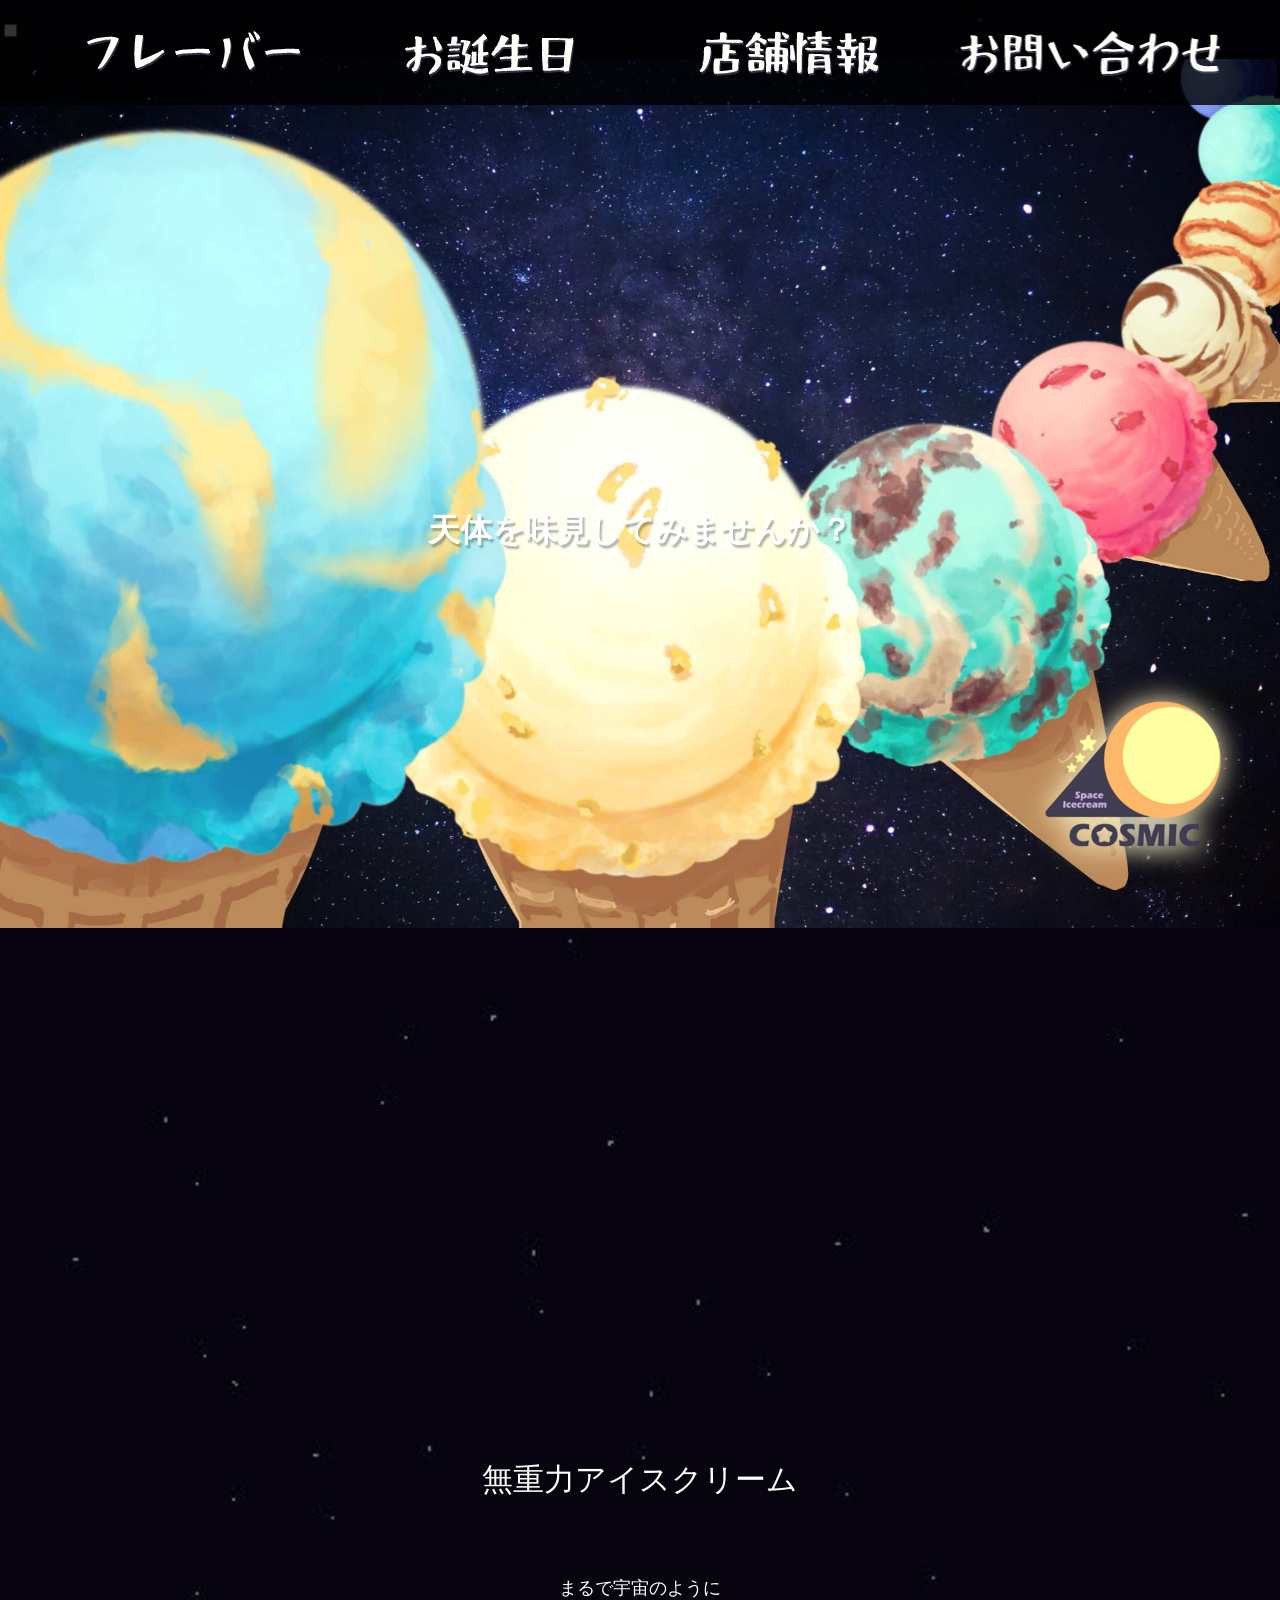
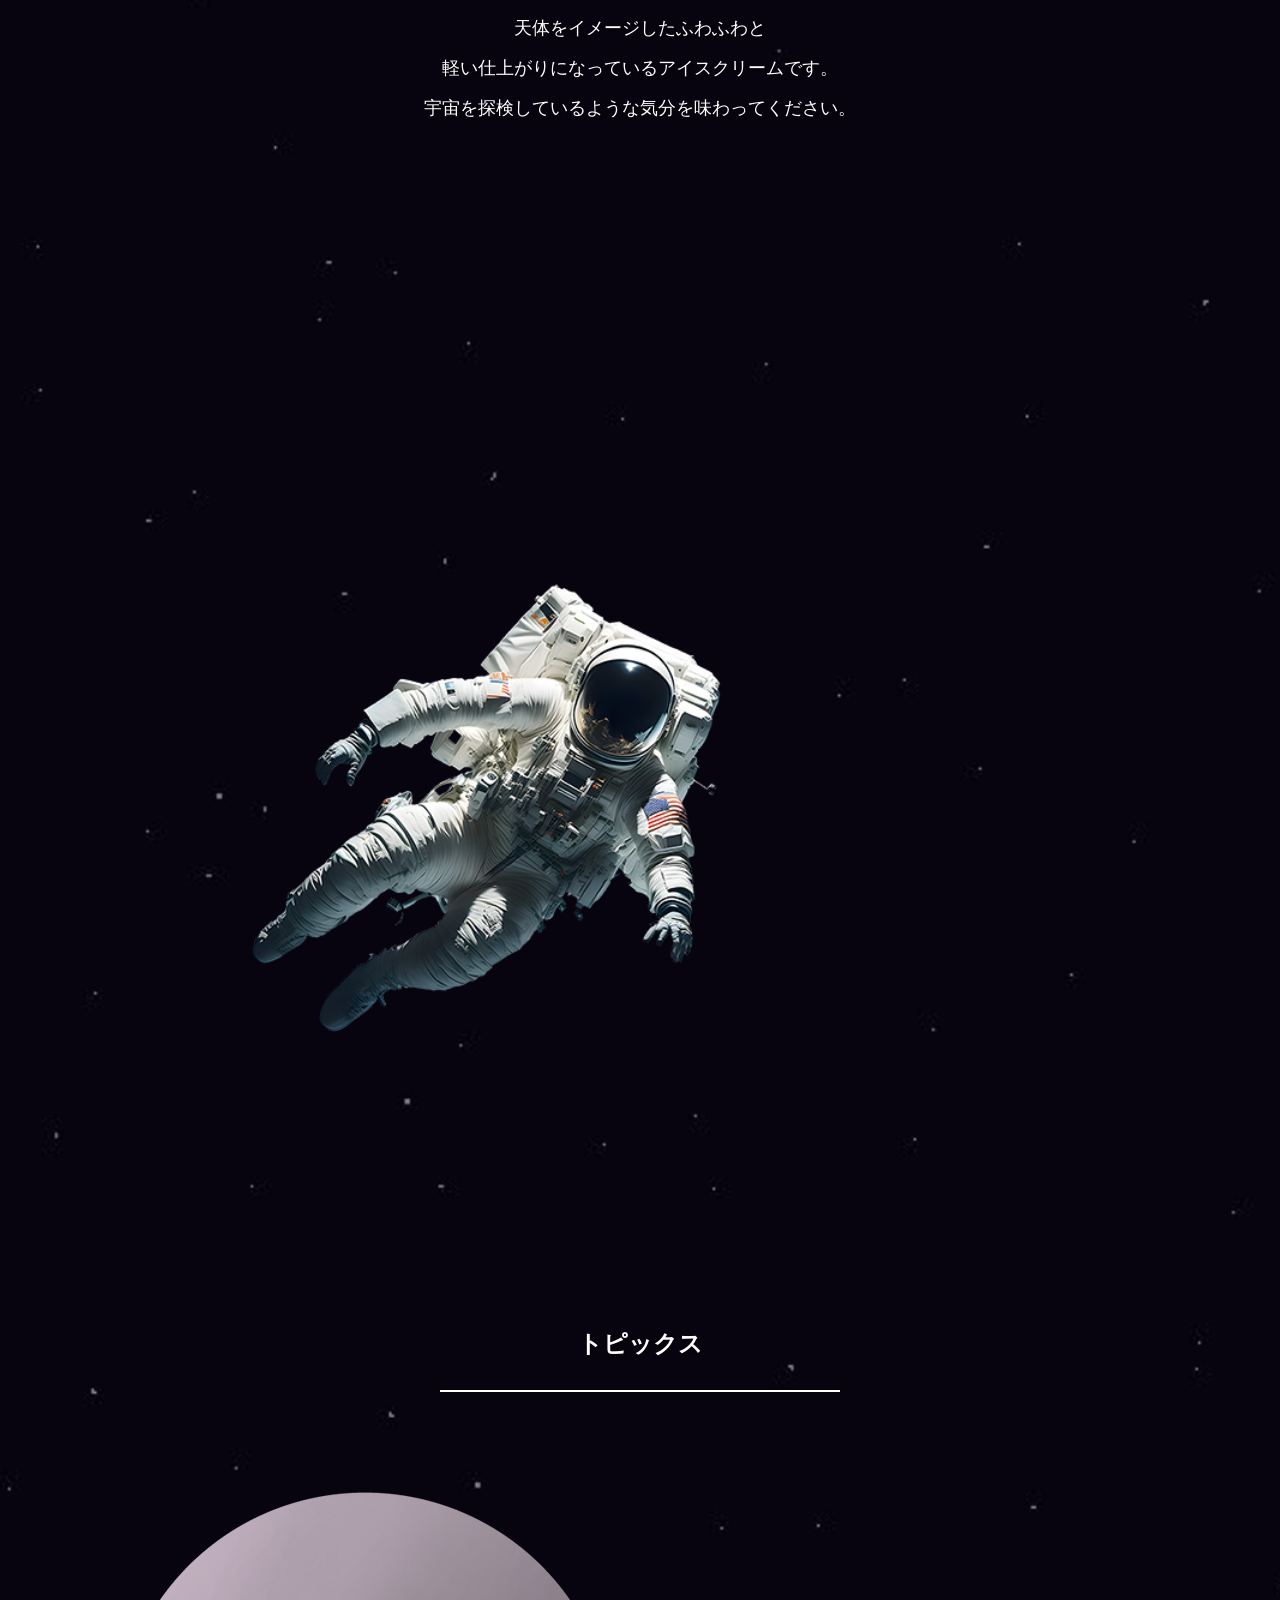
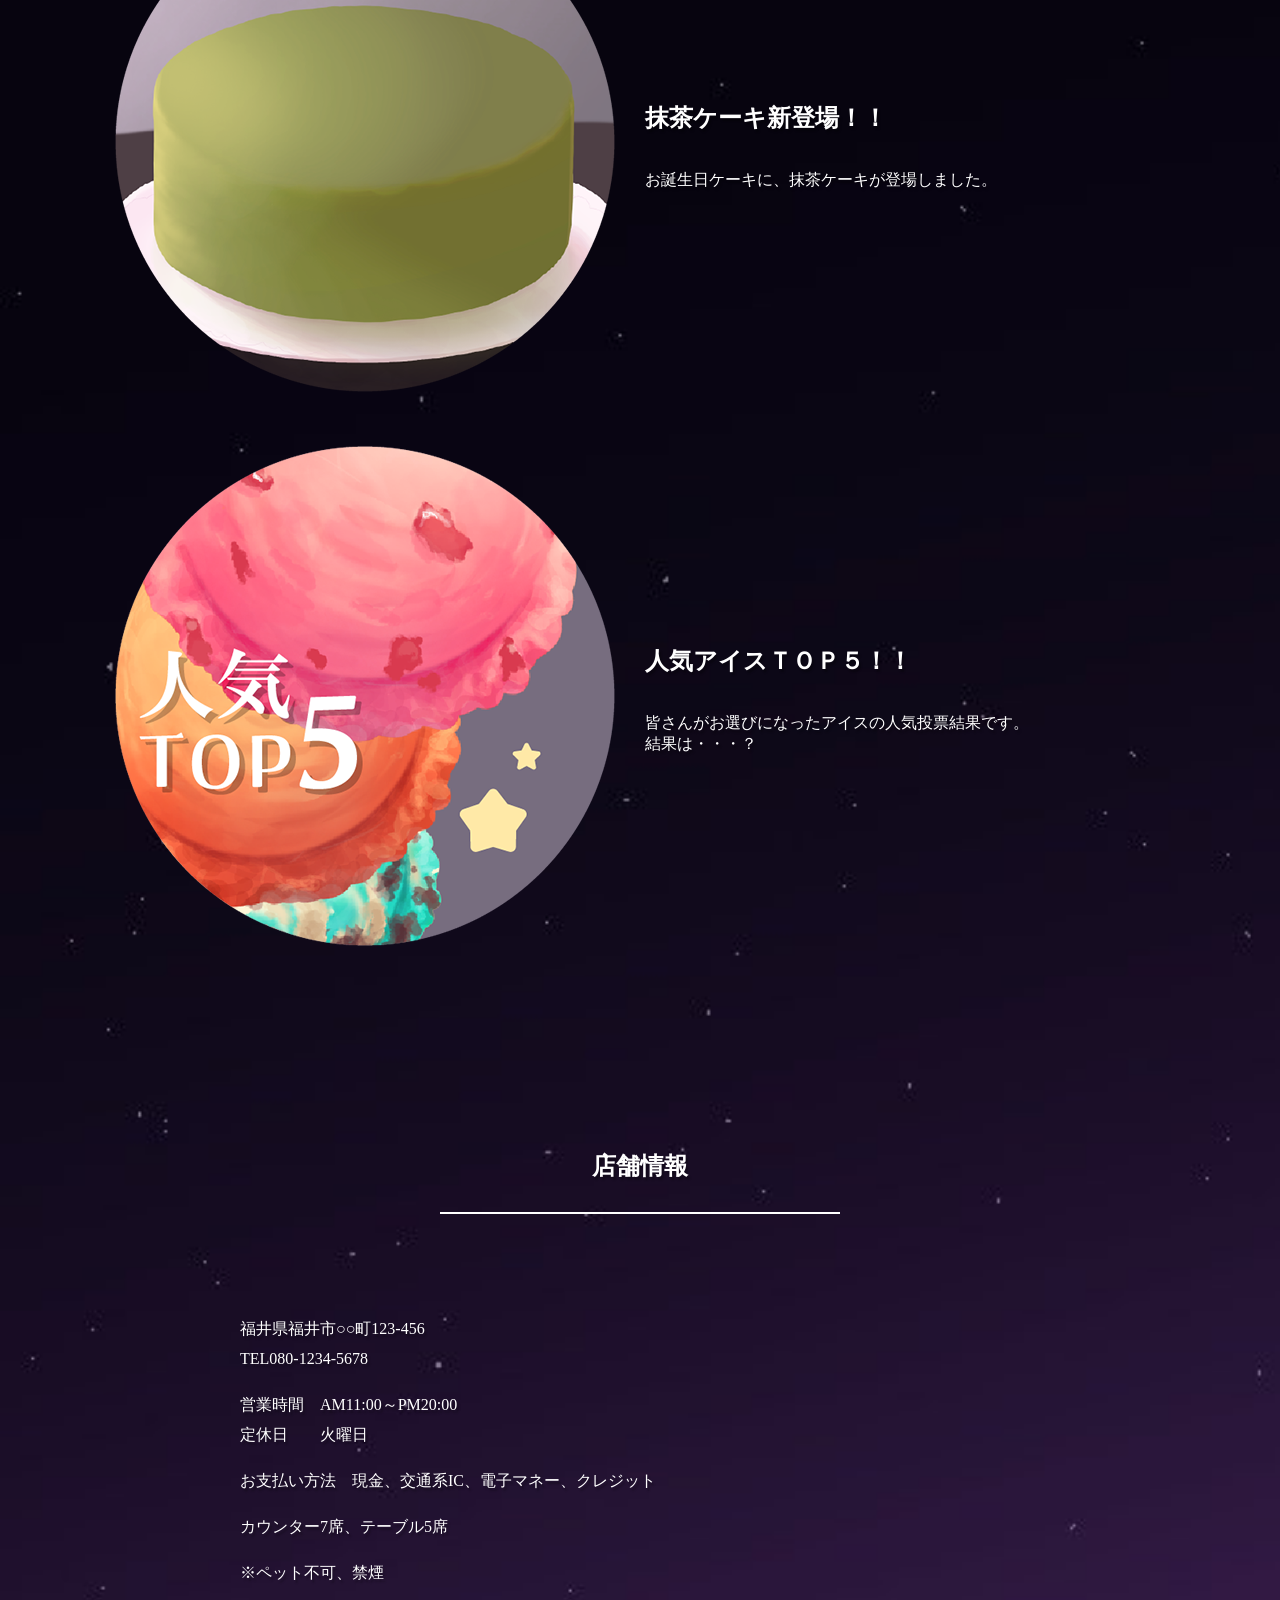
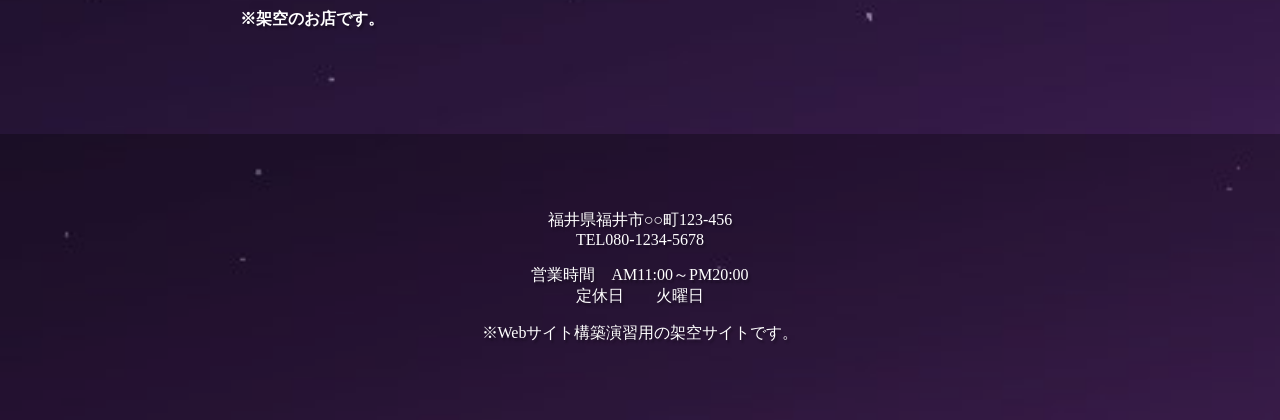
<file: index.html>
<!DOCTYPE html>
<html lang="ja">
<head>
	<meta charset="UTF-8">
	<meta name="viewport" content="width=device-width, initial-scale=1">
	<title>COSMIC</title>
	<link rel="stylesheet" href="css/style.css">
	<link rel="stylesheet" href="css/responsive.css">
	<meta name="viewport" content="width=device-width, initial-scale=1.0">
</head>

<body>
<!--ナビここから-->



<header class="header">
  <div class="header__container">
    <h1 class="header__logo"><a href="index.html"><img src="images/sitelogoyoko.png" alt="ロゴ" class="sp-logo"></a></h1>
    <input type="checkbox" id="checknav">
    <label for="checknav" class="hamburger">
      <span></span>
    </label>
    <nav class="nav">
    <ul class="nav__list">
      <li class="nav__item" id="nav_flavor"><a href="flavor.html"></a></li>
      <li class="nav__item" id="nav_birthday"><a href="birthday.html"></a></li>
      <li class="nav__item" id="nav_access"><a href="index.html#ac"></a></li>
      <li class="nav__item" id="nav_contact"><a href="contact.html"></a></li>
    </ul>
    </nav>
  </div>
</header>



<!--ナビここまで、前頁共通-->



<!--PCロゴここから-->
		<br> 
		<div>
			<a href="index.html"><img src="images/sitelogo.png" alt="cosmic" class="logo"></a>
		</div>
<!--PCロゴここまで-->

<!--天体味見ここから-->
		<div class="title1">
			<h1 class="agimi">天体を味見してみませんか？</h1>
			<img src="images/ise-background.jpg" alt="" class="title2">
		</div>
<!--天体味見ここまで-->

		<div id="catch">
			<p class="mujuryoku muju1">無重力アイスクリーム</p><br>
			<p class="mujuryoku muju2">まるで宇宙のように<br>
			天体をイメージしたふわふわと<br>
			軽い仕上がりになっているアイスクリームです。<br>
			宇宙を探検しているような気分を味わってください。</p>
		</div>

<!--飛行士ここから-->
	<div class="hiko">
		<img src="images/hikousi.png" id="come1" class="hikousi1">

		<img src="images/hikousicome.png" id="come2" class="hikousi2">
	</div>
<!--飛行士ここまで-->

	<!-- ヘッダーここまで -->

 <!-- コンテンツここから -->
	<div class="contents">

<!-- トピックここから -->
		<section class="tpc">
			<div>
				<h2 class="indextpc">トピックス</h2>
			</div>
<!-- 内容ここから -->
		<div class="tpcnaiyou">
<!-- 誕生日ここから -->
			<div class="tpcbh">
				<a href="birthday.html">
					<img src="images/matyacake.png" class="cakeimage">
				</a>
				<div class="tpcmogi">
					<h1 class="tpctitle1">抹茶ケーキ新登場！！</h1>
					<p class="tpcmogi1">お誕生日ケーキに、抹茶ケーキが登場しました。</p>
				</div>
			</div>
<!-- 誕生日ここまで -->
			<div class="tpcpo">
				<a href="popular.html">
					<img src="images/banner1.png" class="cakeimage">
				</a>
				<div class="tpcmogi">
					<h1 class="tpctitle1">人気アイスＴＯＰ５！！</h1>
					<p class="tpcmogi1">皆さんがお選びになったアイスの人気投票結果です。<br>結果は・・・？</p>
				</div>
			</div>
<!-- もう一つここまで -->
		</div>
	</section>
<!-- トピックここまで -->

	<section id="ac">
		<div>
			<h2 class="indextpc">店舗情報</h2>
		</div>
		<div class="acmogi">
			<p>福井県福井市○○町123-456<br>
			TEL080-1234-5678</p>

			<p>営業時間　AM11:00～PM20:00<br>
			定休日　　火曜日</p>

			<p>お支払い方法　現金、交通系IC、電子マネー、クレジット</p>

			カウンター7席、テーブル5席<br>

			<p>※ペット不可、禁煙</p>
			<p><strong>※架空のお店です。</strong></p>

		</div>
	</section>
</div>
<!-- コンテンツここまで -->

<!-- フッターここから共通ページ -->
<footer class="credits">
	<div class="footer">
		<div class="mogi">
			<p>福井県福井市○○町123-456<br>
			TEL080-1234-5678</p>
			
			<p>営業時間　AM11:00～PM20:00<br>
			定休日　　火曜日</p>
			<p>※Webサイト構築演習用の架空サイトです。</p>
		</div>
	</div>
</footer>
<script src="js/script.js"></script>
</body>
</html>
</file>
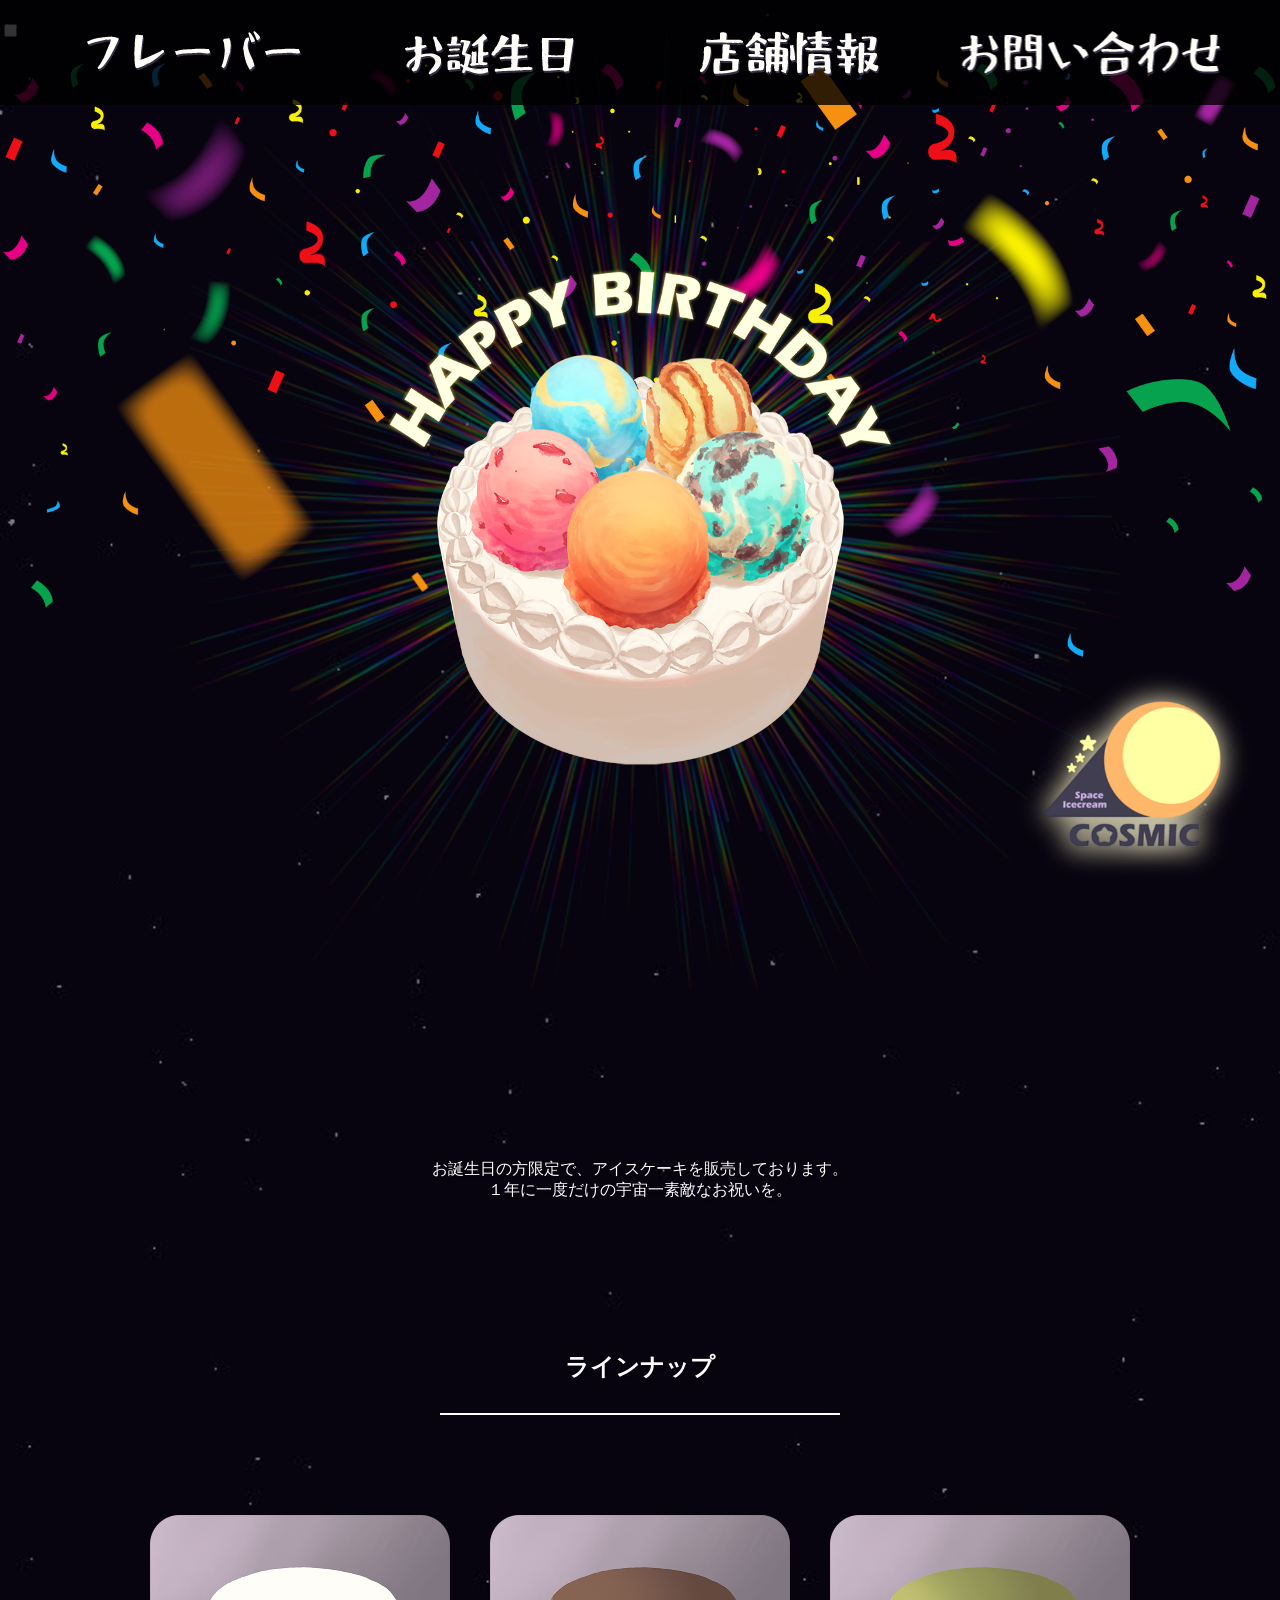
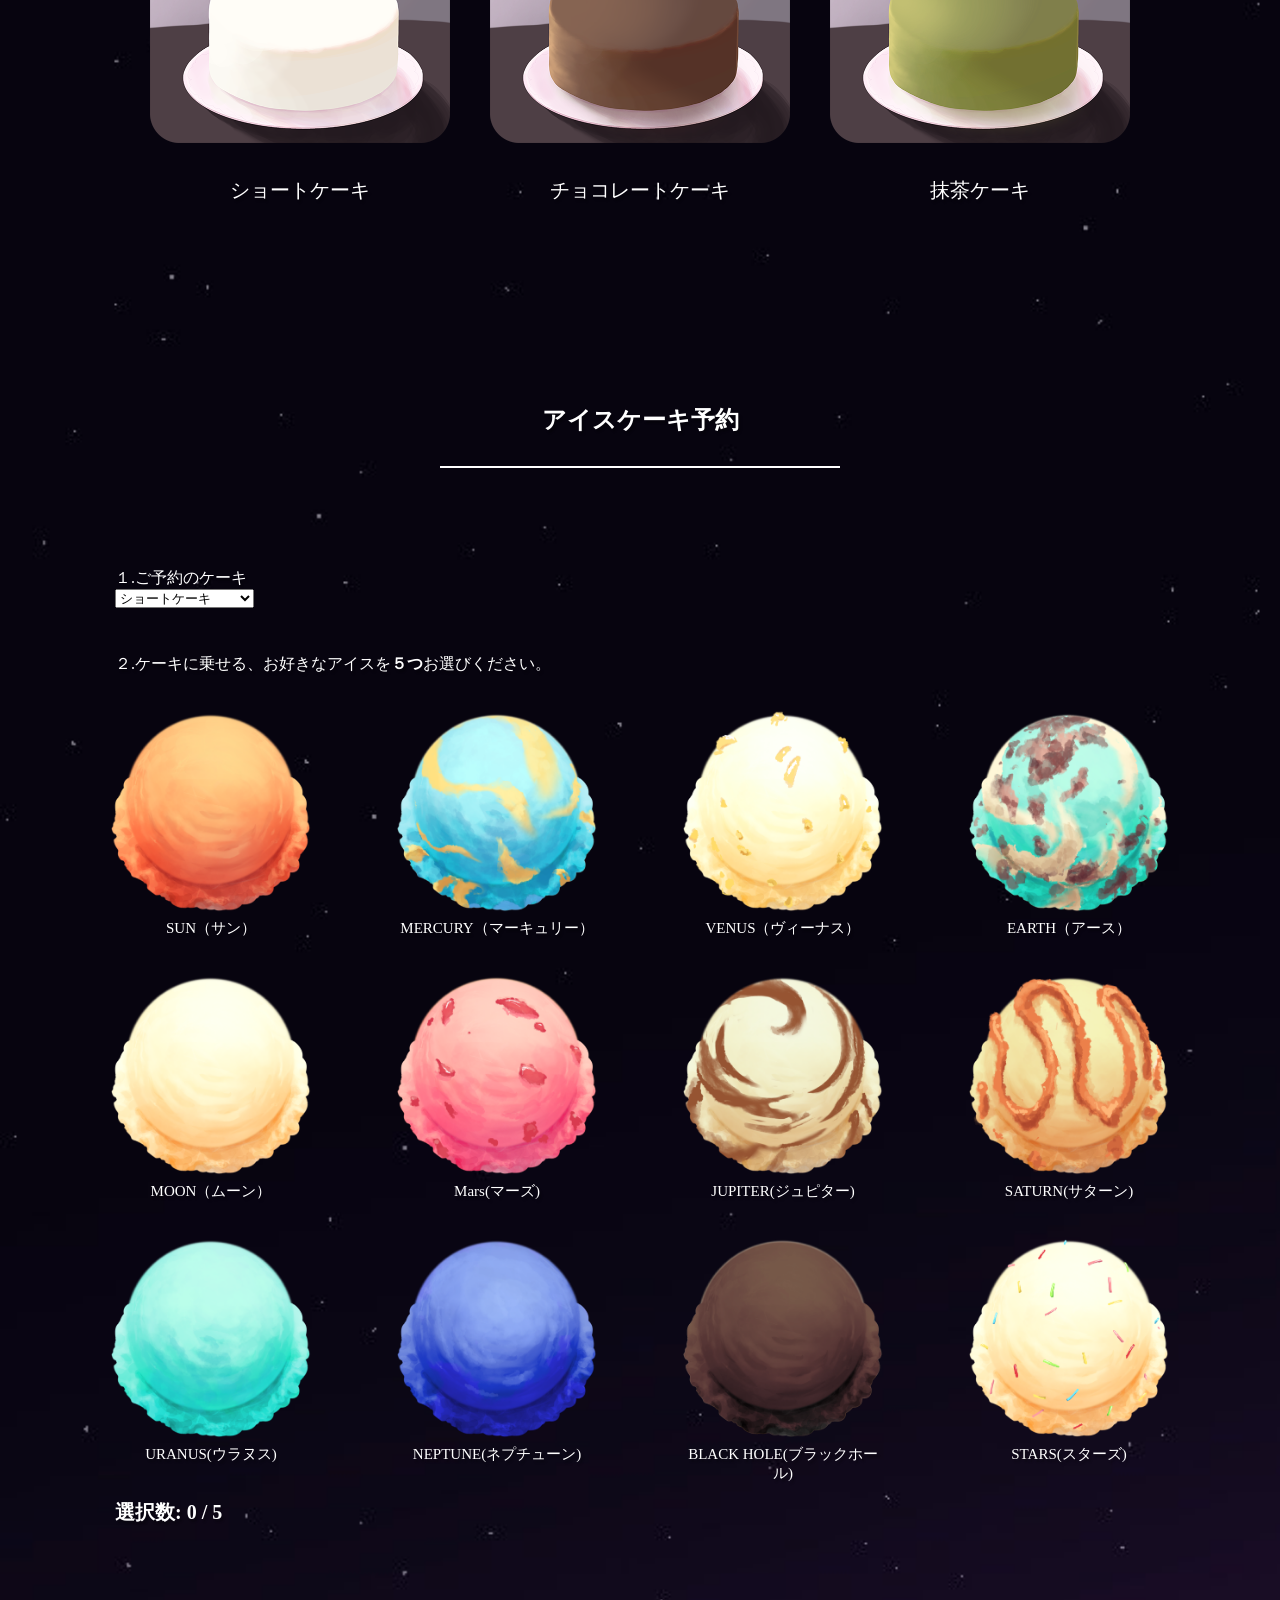
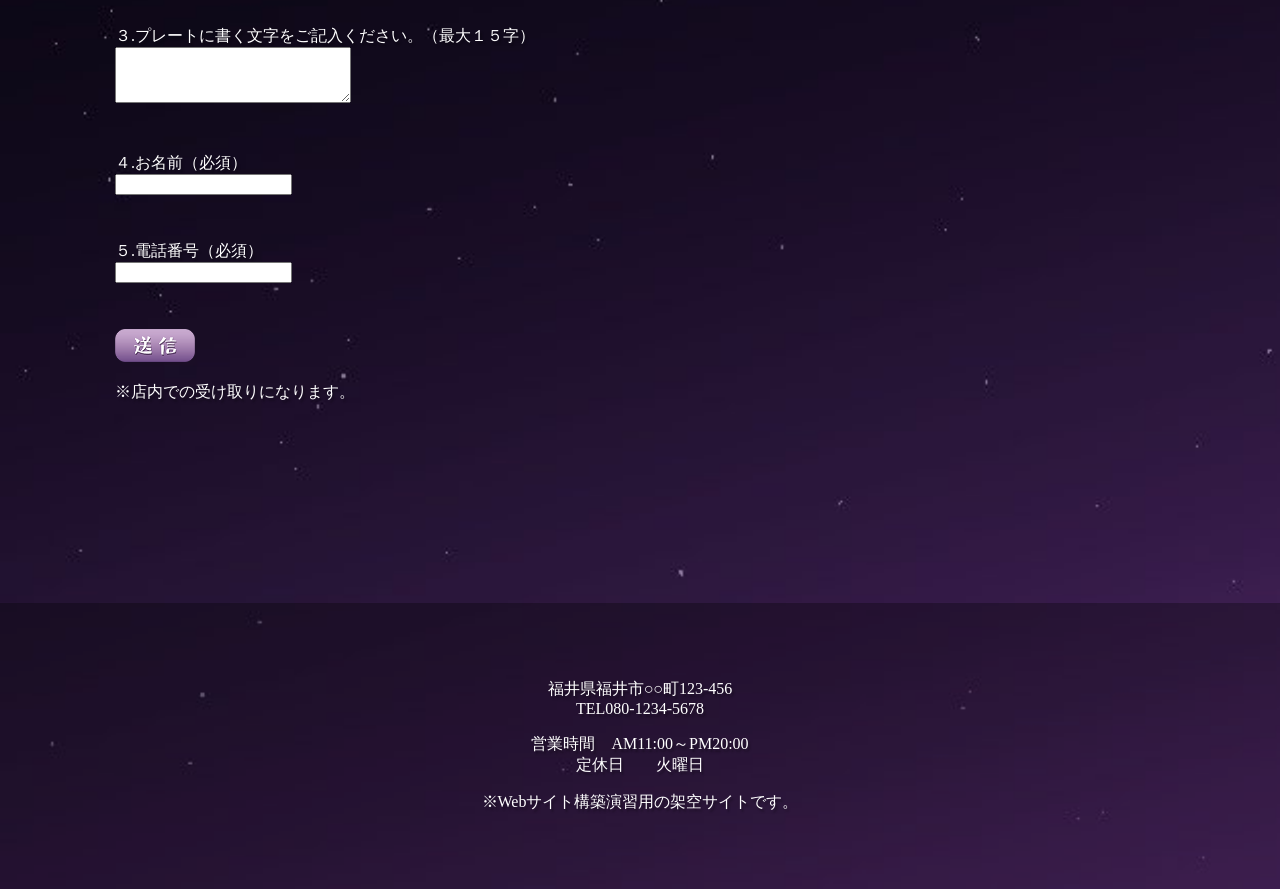
<file: birthday.html>
<!DOCTYPE html>
<html lang="ja">
<head>
	<meta charset="UTF-8">
	<meta name="viewport" content="width=device-width, initial-scale=1">
	<title>COSMIC</title>
	<link rel="stylesheet" href="css/style.css">
	<link rel="stylesheet" href="css/responsive.css">
	<meta name="viewport" content="width=device-width, initial-scale=1.0">	
</head>

<body>
<!--ナビここから-->

<header class="header">
  <div class="header__container">
    <h1 class="header__logo"><a href="index.html"><img src="images/sitelogoyoko.png" alt="ロゴ" class="sp-logo"></a></h1>
    <input type="checkbox" id="checknav">
    <label for="checknav" class="hamburger">
      <span></span>
    </label>
    <nav class="nav">
    <ul class="nav__list">
      <li class="nav__item" id="nav_flavor"><a href="flavor.html"></a></li>
      <li class="nav__item" id="nav_birthday"><a href="birthday.html"></a></li>
      <li class="nav__item" id="nav_access"><a href="index.html#ac"></a></li>
      <li class="nav__item" id="nav_contact"><a href="contact.html"></a></li>
    </ul>
    </nav>
  </div>
</header>


<!--ナビここまで、前頁共通-->



<!--PCロゴここから-->
		<br> 
		<div>
			<a href="index.html"><img src="images/sitelogo.png" alt="cosmic" class="logo"></a>
		</div>
<!--PCロゴここまで-->

 <!-- コンテンツここから -->
		<div class="bhcake">
			<img src="images/syutyusen.png" class="syutyu">
			<img src="images/birthdaycake.png" class="bhcake-image">
			<img src="images/hpb.png" class="hpb-image">
			<img src="images/hubuki.png" class="hubuki-image">
		</div>
<div class="contents">
		<div class="cakecatch">
			<p>お誕生日の方限定で、アイスケーキを販売しております。<br>
			１年に一度だけの宇宙一素敵なお祝いを。</p>
		</div>
<div class="bhmain">
	<section class="lineup">
			<div>
				<h2 class="indextpc">ラインナップ</h2>
			</div>
			<div class="cakeall">
					<figure class="cake2"><img src="images/syo.png" class="cake"><figcaption class="cakemogi">ショートケーキ</figcaption></figure>
					<figure class="cake2"><img src="images/tyokoke-ki.png" class="cake"><figcaption class="cakemogi">チョコレートケーキ</figcaption></figure>
					<figure class="cake2"><img src="images/mattyake-ki.png" class="cake"><figcaption class="cakemogi">抹茶ケーキ</figcaption></figure>
			</div>
	</section>

	<section id="yoyaku">
		<div>
			<h2 class="indextpc">アイスケーキ予約</h2>
		</div>
		<div class="yoyaku">
		<form action="#">
			<p><label for="pref">１.ご予約のケーキ</label><br>
					<select name="" id="pref">
						<option value="2">ショートケーキ</option>
						<option value="3">チョコレートケーキ</option>
						<option value="4">抹茶ケーキ</option>
					</select></p>
					<p class="noseice">２.ケーキに乗せる、お好きなアイスを<strong>５つ</strong>お選びください。<br>
				
<!-- アイス選べるここから -->
				<div class="allice">
<!-- アイスselectここから -->
					<div class="iceselect">
					<div class="image-select">
  						<figure data-id="1">
							<label class="img-btn">
    							<input type="checkbox">
								<img src="images/ice-sun.png" class="ice">
							</label>
							<figcaption class="icemogi">SUN（サン）</figcaption>
						</figure>

						<figure data-id="2">
							<label class="img-btn">
    							<input type="checkbox">
							<img src="images/ramu.png" class="ice">
							</label>
							<figcaption class="icemogi">MERCURY（マーキュリー）</figcaption>
						</figure>

						<figure data-id="3">
							<label class="img-btn">
    							<input type="checkbox">
  							<img src="images/remon.png" class="ice">
							</label>
							<figcaption class="icemogi">VENUS（ヴィーナス）</figcaption>
						</figure>

						<figure data-id="4">
							<label class="img-btn">
    							<input type="checkbox">
  								<img src="images/mint.png" class="ice">
							</label>
							<figcaption class="icemogi">EARTH（アース）</figcaption>
						</figure>
					</div>

					<div class="image-select2"><!--二行目-->
						<figure data-id="5">
							<label class="img-btn">
    							<input type="checkbox">
  								<img src="images/vanira.png" class="ice">
							</label>
							<figcaption class="icemogi">MOON（ムーン）</figcaption>
						</figure>

						<figure data-id="6">
							<label class="img-btn">
    							<input type="checkbox">
								<img src="images/itigo.png" class="ice">
							</label>
							<figcaption class="icemogi">Mars(マーズ)</figcaption>
						</figure>

						<figure data-id="7">
							<label class="img-btn">
    							<input type="checkbox">
  								<img src="images/telira.png" data-id="6" class="ice">
							</label>
							<figcaption class="icemogi">JUPITER(ジュピター)</figcaption>
						</figure>

						<figure data-id="8">
							<label class="img-btn">
    							<input type="checkbox">
  								<img src="images/kyara.png" data-id="7" class="ice">
							</label>
							<figcaption class="icemogi">SATURN(サターン)</figcaption>
						</figure>
					</div>
					<div class="image-select3">
						<figure data-id="9">
							<label class="img-btn">
    							<input type="checkbox">
  								<img src="images/mero.png" data-id="8" class="ice">
							</label>
							<figcaption class="icemogi">URANUS(ウラヌス)</figcaption>
						</figure>
						<figure data-id="10">
							<label class="img-btn">
    							<input type="checkbox">
  								<img src="images/beri.png" data-id="9" class="ice">
							</label>
							<figcaption class="icemogi">NEPTUNE(ネプチューン)</figcaption>
						</figure>
						<figure data-id="11">
							<label class="img-btn">
    							<input type="checkbox">
  								<img src="images/choco.png" data-id="11" class="ice">
							</label>
							<figcaption class="icemogi">BLACK HOLE(ブラックホール)</figcaption>
						</figure>
						<figure data-id="12">
							<label class="img-btn">
    							<input type="checkbox">
  								<img src="images/spray.png" data-id="12" class="ice">
							</label>
							<figcaption class="icemogi">STARS(スターズ)</figcaption>
						</figure>
					</div>
					</div>
<!--アイスselectここまで-->

				<p id="count"><strong>選択数: 0 / 5</strong></p>
					<input type="hidden" name="selected_images" id="selectedImages">
					<p class="noseice"><label for="freespace">３.プレートに書く文字をご記入ください。（最大１５字）<br><textarea name="freespace" id="freespace1"></textarea></p>
					<p class="noseice"><label for="name">４.お名前（必須）<br><input type="text" name="name" id="neme" required></p>		
					<p class="noseice"><label for="tel">５.電話番号（必須）<br><input type="tel" name="tel" required></p>
					<input type="image" src="images/sousin.png" alt="送信" class="sousin1">
					<p>※店内での受け取りになります。</p>
				</div>
				</form>
			</div>
	</section>
</div>
</div>
<!-- コンテンツここまで -->

<!-- フッターここから -->
<footer class="credits">
	<div class="footer">
		<div class="mogi">
			<p>福井県福井市○○町123-456<br>
			TEL080-1234-5678</p>
			
			<p>営業時間　AM11:00～PM20:00<br>
			定休日　　火曜日</p>
			<p>※Webサイト構築演習用の架空サイトです。</p>
		</div>
	</div>
</footer>
<script src="js/script.js" ></script>
</body>
</html>
</file>
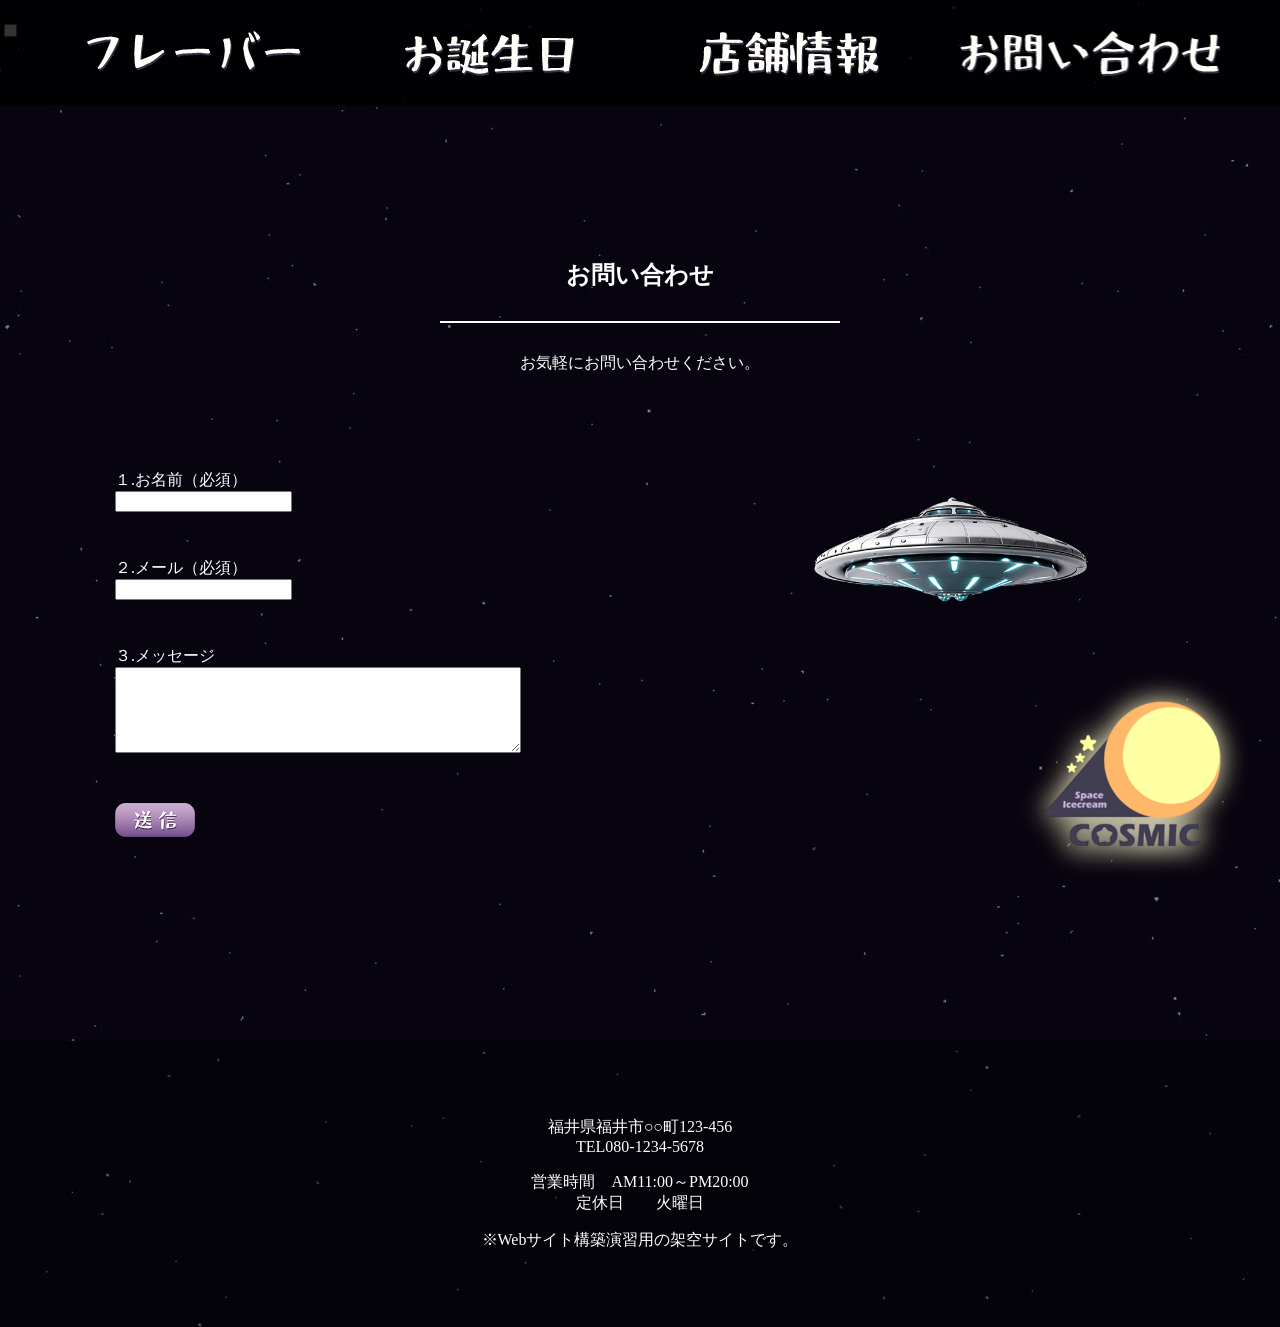
<file: contact.html>
<!DOCTYPE html>
<html lang="ja">
<head>
	<meta charset="UTF-8">
	<meta name="viewport" content="width=device-width, initial-scale=1">
	<title>COSMIC</title>
	<link rel="stylesheet" href="css/style.css">
	<link rel="stylesheet" href="css/responsive.css">
	<meta name="viewport" content="width=device-width, initial-scale=1.0">
</head>

<body>
	<!-- <header id="top"> -->
<!--ナビここから-->

<header class="header">
  <div class="header__container">
    <h1 class="header__logo"><a href="index.html"><img src="images/sitelogoyoko.png" alt="ロゴ" class="sp-logo"></a></h1>
    <input type="checkbox" id="checknav">
    <label for="checknav" class="hamburger">
      <span></span>
    </label>
    <nav class="nav">
    <ul class="nav__list">
      <li class="nav__item" id="nav_flavor"><a href="flavor.html"></a></li>
      <li class="nav__item" id="nav_birthday"><a href="birthday.html"></a></li>
      <li class="nav__item" id="nav_access"><a href="index.html#ac"></a></li>
      <li class="nav__item" id="nav_contact"><a href="contact.html"></a></li>
    </ul>
    </nav>
  </div>
</header>


<!--ナビここまで、前頁共通-->



<!--PCロゴここから-->

		<br> 
		<div>
			<a href="index.html"><img src="images/sitelogo.png" alt="cosmic" class="logo"></a>
		</div>
<!--PCロゴここまで-->

 <!-- コンテンツここから -->
<div class="contents">
	<section id="yoyaku">
			<h2 class="indextpc">お問い合わせ</h2>
			<p class="okigaru">お気軽にお問い合わせください。</p>
			<div class="conactmain">
				<form action="#">
					<div class="ab">
						<div class="cn">
						<p class="noseice"><label for="name">１.お名前（必須）<br><input type="text" name="name" id="neme" required></p>
						<p class="noseice"><label for="mail">２.メール（必須）<br><input type="email" name="mail" required></p>
						<p class="noseice"><label for="freespace">３.メッセージ<br><textarea name="freespace" id="freespace"></textarea></p>
						</div>
						<div><img src="images/ufo.png" class="ufo1"></div>
					</div>
					<input type="image" src="images/sousin.png" alt="送信" class="sousin1">
				</form>
			</div>
	</section>
</div>
<!-- コンテンツここまで -->

<!-- フッターここから -->
<footer class="credits">
	<div class="footer">
		<div class="mogi">
			<p>福井県福井市○○町123-456<br>
			TEL080-1234-5678</p>
			
			<p>営業時間　AM11:00～PM20:00<br>
			定休日　　火曜日</p>
			<p>※Webサイト構築演習用の架空サイトです。</p>
		</div>
	</div>
</footer>
<script src="js/script.js" ></script>
</body>
</html>
</file>
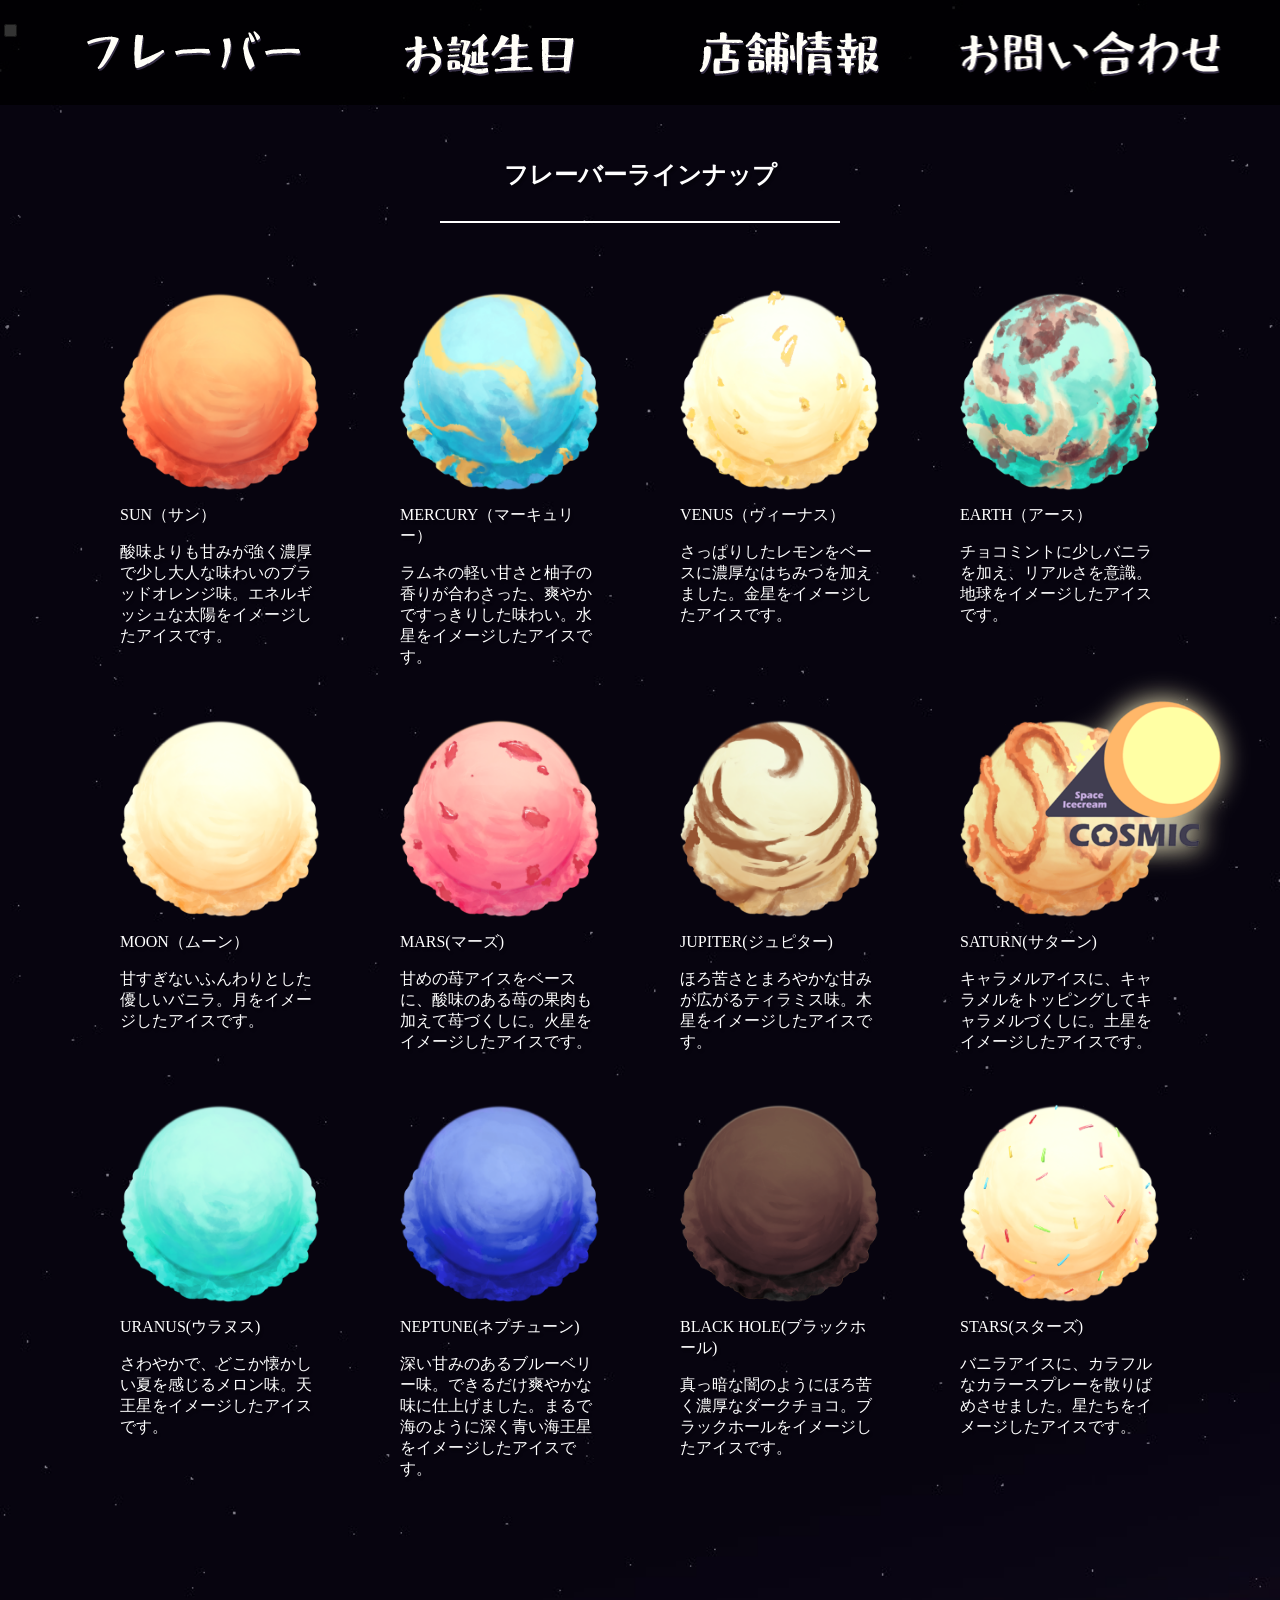
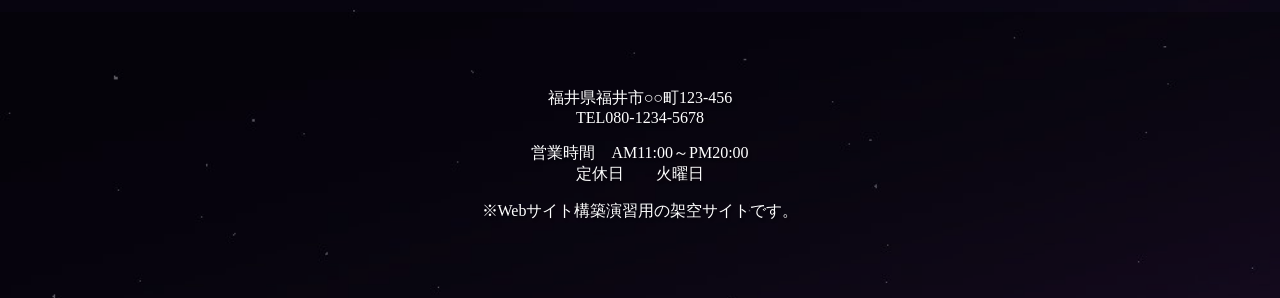
<file: flavor.html>
<!DOCTYPE html>
<html lang="ja">
<head>
	<meta charset="UTF-8">
	<meta name="viewport" content="width=device-width, initial-scale=1">
	<title>COSMIC</title>
	<link rel="stylesheet" href="css/style.css">
	<link rel="stylesheet" href="css/responsive.css">
	<meta name="viewport" content="width=device-width, initial-scale=1.0">	
</head>

<body>
<!--ナビここから-->



<header class="header">
  <div class="header__container">
    <h1 class="header__logo"><a href="index.html"><img src="images/sitelogoyoko.png" alt="ロゴ" class="sp-logo"></a></h1>
    <input type="checkbox" id="checknav">
    <label for="checknav" class="hamburger">
      <span></span>
    </label>
    <nav class="nav">
    <ul class="nav__list">
      <li class="nav__item" id="nav_flavor"><a href="flavor.html"></a></li>
      <li class="nav__item" id="nav_birthday"><a href="birthday.html"></a></li>
      <li class="nav__item" id="nav_access"><a href="index.html#ac"></a></li>
      <li class="nav__item" id="nav_contact"><a href="contact.html"></a></li>
    </ul>
    </nav>
  </div>
</header>


<!--ナビここまで、前頁共通-->



<!--PCロゴここから-->
		<br> 
		<div>
			<a href="index.html"><img src="images/sitelogo.png" alt="cosmic" class="logo"></a>
		</div>
<!--PCロゴここまで-->

 <!-- コンテンツここから -->
	<div class="contents">


				<div class="flmain">
					<h2 class="indextpc">フレーバーラインナップ</h2>

					<div class="image-flavor">
  						<figure data-id="1">						
							<img src="images/ice-sun.png" class="ice">
							<figcaption class="icemogifl">SUN（サン）<br>
							<p>酸味よりも甘みが強く濃厚で少し大人な味わいのブラッドオレンジ味。エネルギッシュな太陽をイメージしたアイスです。</p></figcaption>
						</figure>

						<figure data-id="2">
							<img src="images/ramu.png" class="ice">
							<figcaption class="icemogifl">MERCURY（マーキュリー）<br>
							<p>ラムネの軽い甘さと柚子の香りが合わさった、爽やかですっきりした味わい。水星をイメージしたアイスです。</p>
							</figcaption>
						</figure>

						<figure data-id="3">
  							<img src="images/remon.png" class="ice">
							<figcaption class="icemogifl">VENUS（ヴィーナス）<br>
							  <p>さっぱりしたレモンをベースに濃厚なはちみつを加えました。金星をイメージしたアイスです。</p>	
							</figcaption>
						</figure>

						<figure data-id="4">
  						<img src="images/mint.png" class="ice">
							<figcaption class="icemogifl">EARTH（アース）<br>
							  <p>チョコミントに少しバニラを加え、リアルさを意識。地球をイメージしたアイスです。</p>	
							</figcaption>
						</figure>
					</div>

					<div class="image-flavor2">
						<figure data-id="5">
  							<img src="images/vanira.png" class="ice">
							<figcaption class="icemogifl">MOON（ムーン）<br>
							  <p>甘すぎないふんわりとした優しいバニラ。月をイメージしたアイスです。</p>	
							</figcaption>
						</figure>

						<figure data-id="6">
							<img src="images/itigo.png" class="ice">
							<figcaption class="icemogifl">MARS(マーズ)<br>
							  <p>甘めの苺アイスをベースに、酸味のある苺の果肉も加えて苺づくしに。火星をイメージしたアイスです。</p>	
							</figcaption>
						</figure>

						<figure data-id="7">
  							<img src="images/telira.png" data-id="6" class="ice">
							<figcaption class="icemogifl">JUPITER(ジュピター)<br>
						  <p>ほろ苦さとまろやかな甘みが広がるティラミス味。木星をイメージしたアイスです。</p>		
							</figcaption>
						</figure>

						<figure data-id="8">
  							<img src="images/kyara.png" data-id="7" class="ice">
							<figcaption class="icemogifl">SATURN(サターン)<br>
							  <p>キャラメルアイスに、キャラメルをトッピングしてキャラメルづくしに。土星をイメージしたアイスです。</p>	
							</figcaption>
						</figure>
					</div>
					<div class="image-flavor3">
						<figure data-id="9">
  							<img src="images/mero.png" data-id="8" class="ice">
							<figcaption class="icemogifl">URANUS(ウラヌス)<br>
							  <p>さわやかで、どこか懐かしい夏を感じるメロン味。天王星をイメージしたアイスです。</p>	
							</figcaption>
						</figure>
						<figure data-id="10">
  							<img src="images/beri.png" data-id="9" class="ice">
							<figcaption class="icemogifl">NEPTUNE(ネプチューン)<br>
							  <p>深い甘みのあるブルーベリー味。できるだけ爽やかな味に仕上げました。まるで海のように深く青い海王星をイメージしたアイスです。</p>	
							</figcaption>
						</figure>
						<figure data-id="11">
  							<img src="images/choco.png" data-id="11" class="ice">
							<figcaption class="icemogifl">BLACK HOLE(ブラックホール)<br>
							  <p>真っ暗な闇のようにほろ苦く濃厚なダークチョコ。ブラックホールをイメージしたアイスです。</p>	
							</figcaption>
						</figure>
						<figure data-id="12">
  							<img src="images/spray.png" data-id="12" class="ice">
							<figcaption class="icemogifl">STARS(スターズ)<br>
							  <p>バニラアイスに、カラフルなカラースプレーを散りばめさせました。星たちをイメージしたアイスです。</p>	
							</figcaption>
						</figure>
					</div>
				</div>
</div>
<!-- コンテンツここまで -->

<!-- フッターここから -->
<footer class="credits">
	<div class="footer">
		<div class="mogi">
			<p>福井県福井市○○町123-456<br>
			TEL080-1234-5678</p>
			
			<p>営業時間　AM11:00～PM20:00<br>
			定休日　　火曜日</p>
			<p>※Webサイト構築演習用の架空サイトです。</p>
		</div>
	</div>
</footer>
<script src="https://cdn.jsdelivr.net/npm/swiper@11/swiper-bundle.min.js"></script>
<script src="js/script.js"></script>

</body>
</html>
</file>
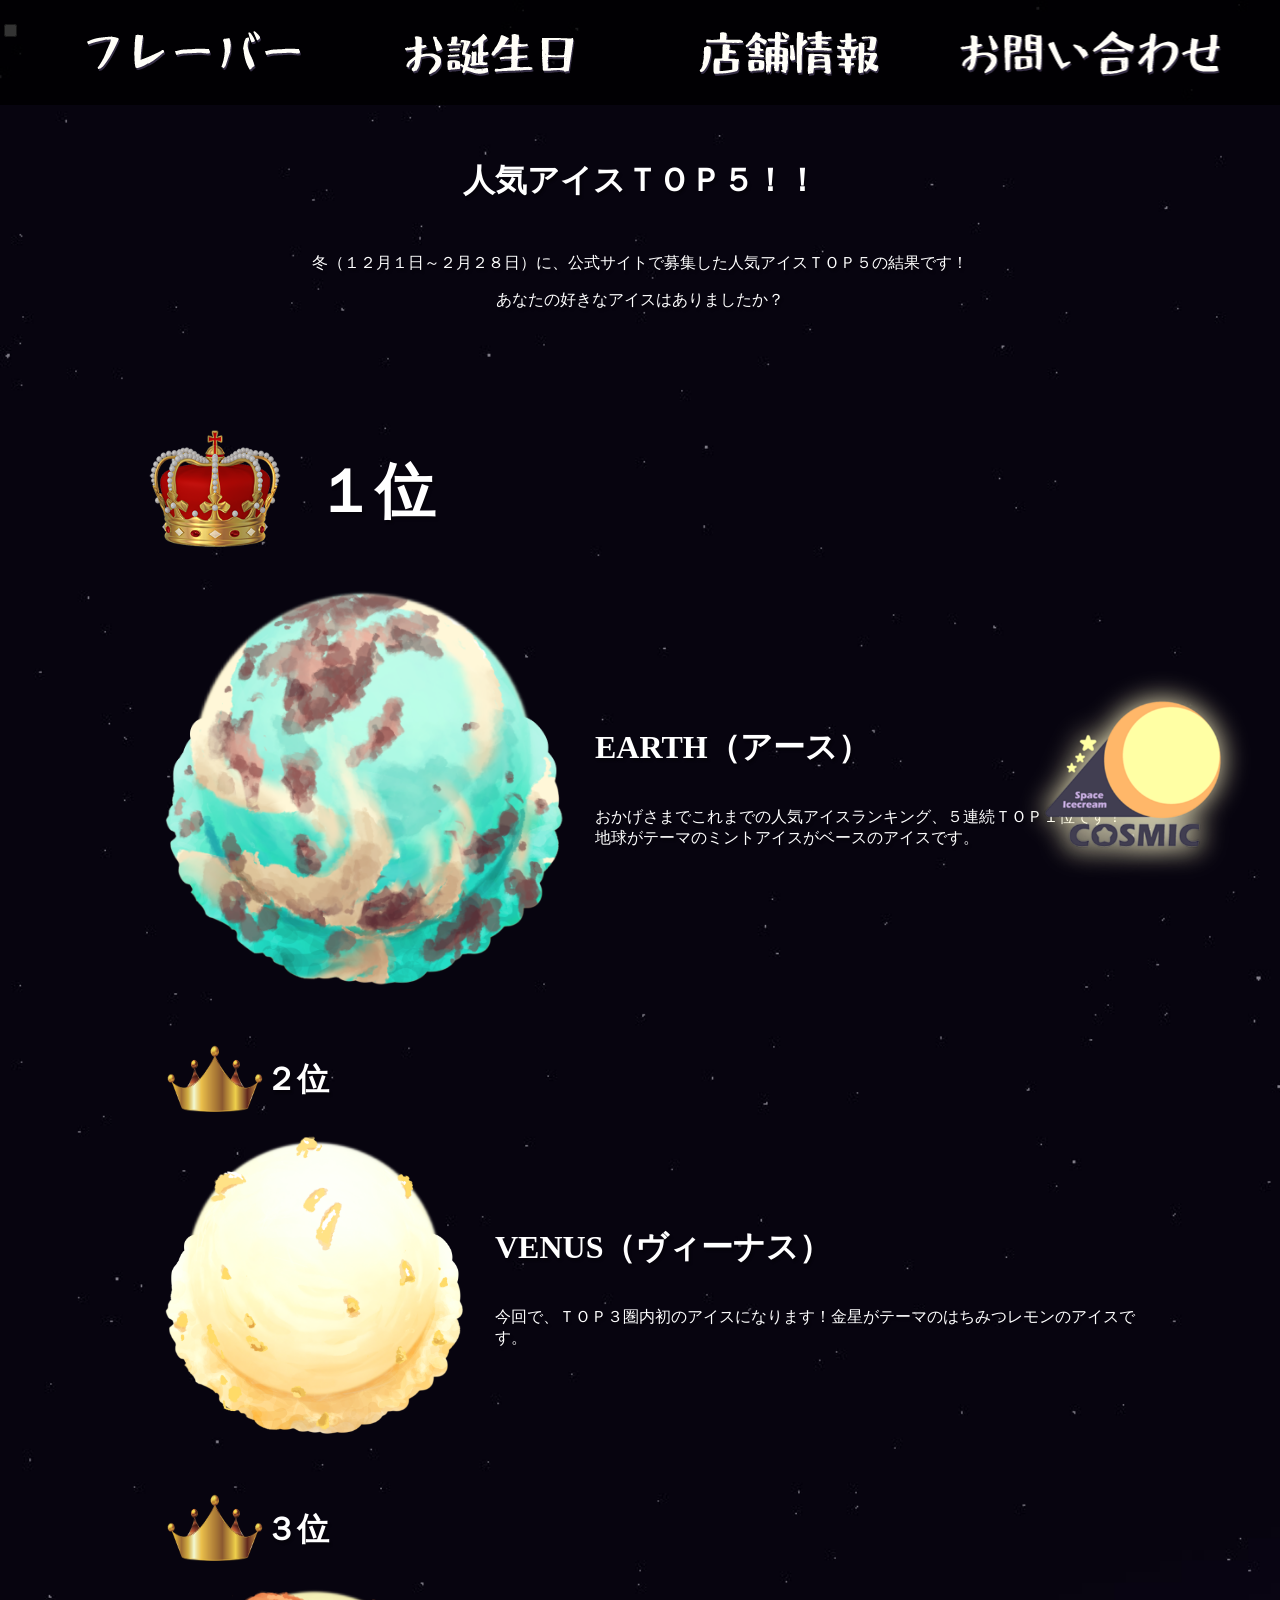
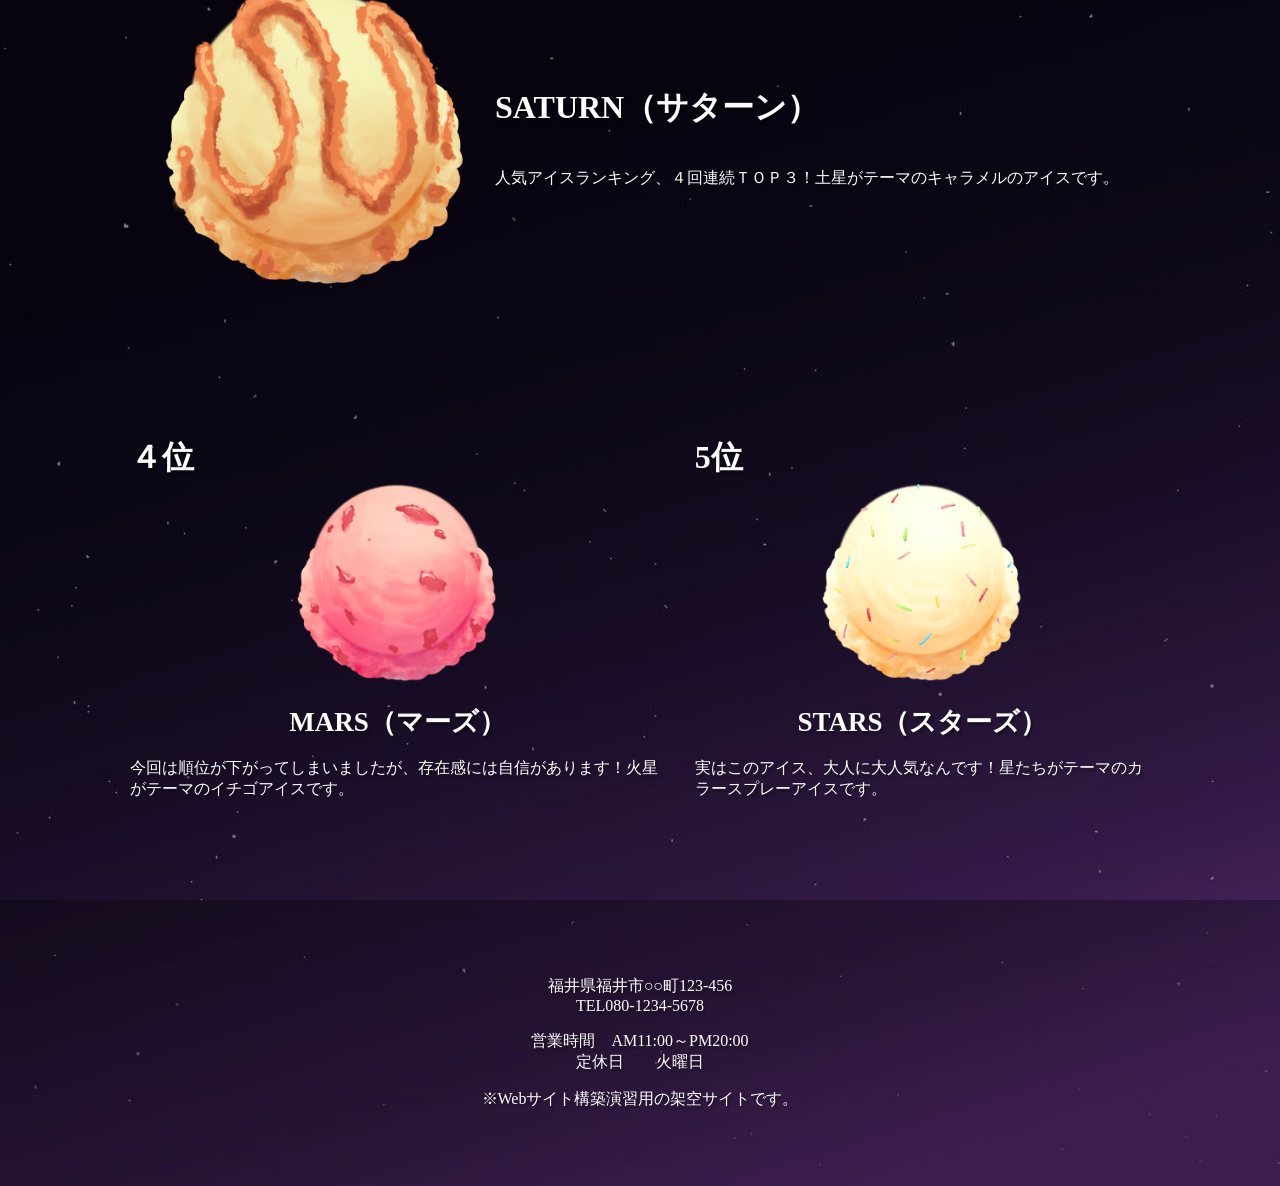
<file: popular.html>
<!DOCTYPE html>
<html lang="ja">
<head>
	<meta charset="UTF-8">
	<meta name="viewport" content="width=device-width, initial-scale=1">
	<title>COSMIC</title>
	<link rel="stylesheet" href="css/style.css">
	<link rel="stylesheet" href="css/responsive.css">
	<meta name="viewport" content="width=device-width, initial-scale=1.0">
</head>

<body>
<!--ナビここから-->



<header class="header">
  <div class="header__container">
    <h1 class="header__logo"><a href="index.html"><img src="images/sitelogoyoko.png" alt="ロゴ" class="sp-logo"></a></h1>
    <input type="checkbox" id="checknav">
    <label for="checknav" class="hamburger">
      <span></span>
    </label>
    <nav class="nav">
    <ul class="nav__list">
      <li class="nav__item" id="nav_flavor"><a href="flavor.html"></a></li>
      <li class="nav__item" id="nav_birthday"><a href="birthday.html"></a></li>
      <li class="nav__item" id="nav_access"><a href="index.html#ac"></a></li>
      <li class="nav__item" id="nav_contact"><a href="contact.html"></a></li>
    </ul>
    </nav>
  </div>
</header>


<!--ナビここまで、前頁共通-->



<!--PCロゴここから-->
		<br> 
		<div>
			<a href="index.html"><img src="images/sitelogo.png" alt="cosmic" class="logo"></a>
		</div>
<!--PCロゴここまで-->

 <!-- コンテンツここから -->
	<div class="contents">
		<h1 class="ninnki">人気アイスＴＯＰ５！！</h1>
			<div>
				<p class="moginunki">冬（１２月１日～２月２８日）に、公式サイトで募集した人気アイスＴＯＰ５の結果です！</p>
				<p class="moginunki">あなたの好きなアイスはありましたか？</p>

<div class="ice-all5">
<!-- 人気あいす１位 -->
				<div class="oukanmogi">
					<img src="images/oukan1.png" class="oukan1"><h1 class="mint1">１位</h1>
				</div>
				<div class="ninki1">
					<img src="images/mint.png" class="ice-top1">
					<div class="tpcmogi">
						<h1 class="a123">EARTH（アース）</h1>
						<p>おかげさまでこれまでの人気アイスランキング、５連続ＴＯＰ１位です！地球がテーマのミントアイスがベースのアイスです。</p>
					</div>
				</div>
<!-- 人気あいす１位ここまで -->
<!-- 人気あいす2位 -->
			<div class="a23">
				<div class="oukanmogi1">
					<img src="images/oukan.png" class="oukan"><h1 class="remon2">２位</h1>
				</div>
				<div class="ninki1">
					<img src="images/remon.png" class="ice-top2">
					<div class="tpcmogi">
						<h1 class="a123">VENUS（ヴィーナス）</h1>
						<p>今回で、ＴＯＰ３圏内初のアイスになります！金星がテーマのはちみつレモンのアイスです。</p>
					</div>
				</div>
<!-- 人気あい22位ここまで -->
 <!-- 人気アイス3位ここから -->
 				<div class="oukanmogi1">
					<img src="images/oukan.png" class="oukan"><h1 class="remon2">３位</h1>
				</div>
				<div class="ninki2">
					<img src="images/kyara.png" class="ice-top2">
					<div class="tpcmogi">
						<h1 class="a123">SATURN（サターン）</h1>
						<p>人気アイスランキング、４回連続ＴＯＰ３！土星がテーマのキャラメルのアイスです。</p>
					</div>
				</div>
			</div>
<!-- 人気アイス3いここまで -->

<!--4ここから-->
			<div class="all45">
				<div class="ninki45">
					<h1 class="rank45">４位</h1>
					<img src="images/itigo.png" class="ice-top45">
					<div class="tpcmogi45">
						<h1 class="a45">MARS（マーズ）</h1>
						<p class="b45">今回は順位が下がってしまいましたが、存在感には自信があります！火星がテーマのイチゴアイスです。</p>
					</div>
				</div>

				<div class="ninki45">
					<h1 class="rank45">5位</h1>
					<img src="images/spray.png" class="ice-top45">
					<div class="tpcmogi45">
						<h1 class="a45">STARS（スターズ）</h1>
						<p class="b45">実はこのアイス、大人に大人気なんです！星たちがテーマのカラースプレーアイスです。</p>
					</div>
				</div>
			</div>
<!--5ここまで-->

			</div>
	</div>
</div>
<!-- コンテンツここまで -->

<!-- フッターここから -->
<footer class="credits">
	<div class="footer">
		<div class="mogi">
			<p>福井県福井市○○町123-456<br>
			TEL080-1234-5678</p>
			
			<p>営業時間　AM11:00～PM20:00<br>
			定休日　　火曜日</p>
			<p>※Webサイト構築演習用の架空サイトです。</p>
		</div>
	</div>
</footer>
<script src="js/script.js" ></script>
</body>
</html>
</file>
<file: css/style.css>
@charset "utf-8";
header__inner{
    display:none;
}

body{
    background-image:url(../images/bg.jpg);
    background-size: cover;
    color:#ffffff;
    text-shadow: 2px 3px 2px rgba(0,0,0,0.3);
    font-family: "kaisei-opti-regular", serif;
    margin: 0;
}

.nav{
    position: fixed;
    top: 0;
    width: 100%;
    z-index: 9999;
    background-color: rgba(0,0,0,0.8);
    padding: 15px 0;
}
.nav ul{
    display: flex;
    justify-content: center;
    list-style: none;
    margin: 0;
    padding: 0;
    width: 100%;

}

.nav ul li a{
    display: block;
    width: 300px;
    height: 75px;

    background-repeat: no-repeat;
    background-position: center top;
}
.nav ul li a:hover{
    background-position: center bottom;
}
.nav ul li img{
  width: 100%;
  max-width: 300px;
  display: block;
  margin: 0 auto;
}
.menu-btn{
    display:none;
}
.nav-list{
    display:flex;
    justify-content:center;
    list-style:none;
    margin:0;
    padding:0;
    width: 100%;

}
.sp-logo{
    display: none;
}
.nav__item{
    width: auto;
}
nav ul li#nav_flavor a {
	background-image: url(../images/nav-fl.png);
}
nav ul li#nav_birthday a {
	background-image: url(../images/nav-bh.png);
}
nav ul li#nav_access a {
	background-image: url(../images/nav-ac.png);
}
nav ul li#nav_contact a {
	background-image: url(../images/nav-cn.png);
}

 /* #nav_flavor a,#nav_birthday a, #nav_access a,#nav_contact a, nav ul li a:hover {
	background-position: 0 -75px;
}  */

/* TOPページここから */
    /* 浮き出しアニメーション */
#top{
    top:0;
    left: 50%;
}
.mujuryoku{
    opacity: 0;
    transform: translateY(30px);
    transition: opacity 1s ease,transform 1s ease;
}

.muju1.show{
    opacity: 1;
    transform: translateY(0);
    font-size: 31px;
}
.muju2.show{
    opacity: 1;
    transform: translateY(0);
    line-height: 40px;
    font-size: 18px;
}
.contents{
    margin: 0 auto;
    max-width: 1050px;
} 

/* 天体味見 */
.title1{
    position: relative;
    top:0;
    left: 0;
    width: 100%;
    height: 100dvh;
    margin-bottom: 200px;
}
.title2{
    position:absolute;
    width:100%;
    top: 0;
    z-index: 1;
}
.agimi{
    text-align: center;
    width: 90%;
    top: 50%;
    left: 50%;
    transform: translate(-50%, -50%);
    position:absolute;
    text-shadow: 2px 3px 2px rgba(0,0,0,0.3);
    z-index: 2;
    white-space: nowrap;
    font-size: 32px;
    white-space: normal;
}
/* 天体味見ここまで */

.logo{
    width: 20%;
    position: fixed;
    margin-left: auto;
    z-index: 9999;
    right: 1.5%;
    bottom: 1.5%;
}
#catch{
    text-align: center;
    margin: 300px 0;
}
#mujuryoku{
    margin-bottom: 0.5px;
    font-size:40px;
}
.mujuryoku{
    opacity: 0;
    transform: translateY(30px);
    transition: opacity 1s ease,transform 1s ease;
}
.muju1.show{
    opacity: 1;
    transform: translateY(0);
    font-size: 31px;
    margin-top: 500px;
}
.muju2.show{
    opacity: 1;
    transform: translateY(0);
    line-height: 40px;
    font-size: 18px;
}
/*宇宙飛行士ここから*/
.hiko{
    display: flex;
    align-items:flex-end;
}
.hikousi1{
    width: 600px;
    margin: 100px 0 0 200px;
    cursor: pointer;
    animation: fuwa 1.5s ease-in-out infinite alternate;
}
@keyframes fuwa {
  0% {
    transform: translateY(0);
  }
  100% {
    transform: translateY(15px);
  }
}
.hikousi2{
    display: none;
    width: 400px;
}
/*飛行士ここまで*/

.tpc{
    margin-top: 200px;
}
.indextpc{
    text-align: center;
    border-bottom: 2px solid ;
    width: 400px;
    margin: 0 auto;
    padding-bottom: 30px;
}
.cakeimage{
    width: 500px;
}
.tpcbh{
    display: flex;
    margin: 100px 30px 50px 0;
    align-items: center;
}
.tpcpo{
    display: flex;
    margin: 0 30px 50px 0;
    align-items: center;
}
.tpcmogi{
    display: flex;
    flex-direction: column;
    margin-left: 30px;
}
#ac{
    width: 800px;
    margin: 200px auto 0 auto;
}
.acmogi{
    margin: 100px auto;
    line-height:30px;
}


/*フッターここから*/
footer{
    width: 100%;
    background-color: rgba(0,0,0,0.3);
    display: block;
    padding:10px 0;
    /* padding: 100px 100vh; */
}
.footer{
    margin:0 auto;
}
.mogi{
    text-align: center;
    margin: 0 300px;
    padding: 50px 0;
}
/*フッターここまで*/



.icemogifl{
    margin-top:10px;
}
.flmain{
    margin-top: 100px;
}
.image-flavor{
    justify-content: center;
    display: flex;
    margin-top: 50px;
}
.image-flavor2{
    /* justify-content: center; */
    justify-content: center;
    display: flex;
}
.image-flavor3{
    justify-content: center;
    display: flex;
    margin-bottom: 100px;
}

/* フレーバーページここまで */


/* 誕生日ここから */
/*親*/
.bhcake{
    position: relative;
    width: 100%;
    height: 100dvh;
    margin-bottom: 200px;
}
/*親ここまで*/

/*子ここから*/
.bhcake-image{
    position: absolute;
    top: 50%;
    left: 50%;
    transform: translate(-50%, -50%) translateY(50px);
    z-index: 2;
}
@keyframes fuwa1 {
  0% {
    transform:translate(-50%, -50%) translateY(50px);
  }
  100% {
    transform:translate(-50%, -50%) translateY(60px);
  }
}
.bhcake-image{
    position: absolute;
    width: 32vw;
    top: 50%;
    left: 50%;
    transform: translate(-50%, -50%) translateY(50px);
    animation: fuwa1 1.5s ease-in-out infinite alternate;
    z-index: 3;
}

.syutyu{
    position: absolute;
    width: 75vw;
    top: 50%;
    left: 50%;
    transform: translate(-50%, -50%);
    z-index: 1;
}

.hpb-image{
    position: absolute;
    top: 50%;
    left: 50%;
    transform: translate(-50%, -50%) translateY(-150px);
    z-index: 3;
}
@keyframes fuwa2{
  0% {
    transform:translate(-50%, -50%) translateY(-150px);
  }
  100% {
    transform:translate(-50%, -50%) translateY(-140px);
  }
}
.hpb-image{
    z-index: 9998;
    position: absolute;
    width:40vw;
    top: 50%;
    left: 50%;
    transform: translate(-50%, -50%) translateY(-150px);
    animation: fuwa2 2s ease-in-out infinite alternate;
    /* transform: rotate(-180deg);  justify-content: center; */
}
.hubuki-image{
    position: absolute;
    top: 0;
    left: 0;
    width:100%;
    z-index: 2;
}

/* 子ここまで */
/*ハピバメインここから*/
.cakecatch p{
    text-align: center;
}
.cakeall{
    margin: 100px auto;
    text-align: center;
    margin-right: auto;
    margin-left: auto;
}
.cake{
    margin: 0 10px 30px 10px;
    width: 300px;
}
.image-select{
    justify-content: center;
    display: flex;
}

.image-select2{
    justify-content: center;
    display: flex;
}
.image-select3{
    justify-content: center;
    display: flex;
}
.ice{
    width: 200px;
    margin: 0;
}
#1{
    margin: 0;
}
.icemogi{
    text-align: center;
    font-size: 15px;
}
.noseice{
    padding-top: 30px;
}
#freespace1{
    width: 230px;
    height: 50px;
}

.sousin1{
    margin-top: 30px;
    width: 80px;
}
.cakemogi{
    text-align: center;
    font-size: 20px;
}
.cakeall{
    justify-content: center;
    display: flex;
}
.cake2{
    margin: 0 10px;
}
#yoyaku{
    margin: 200px auto;
}
.yoyaku{
    margin: 100px auto;
}

.bhmain{
    margin-top: 150px;
}
/* 誕生日ボタン設定ここから */
.img-btn input {
  display: none;
}

.img-btn img {
  /* width: 120px;
  margin: 5px; */
  cursor: pointer;
  border: 3px solid transparent;
  transition: 0.2s;
}

.img-btn input:checked + img {
    filter: drop-shadow(0 0 5px rgb(255, 244, 162))
    drop-shadow(0 0 24px rgba(253, 255, 130, 0.6));
}
#count{
    font-size: 20px;
    margin-bottom: 70px;
    margin-top: 0;
}

/* 誕生日ここまで */


/* コンタクトここから */
.conactmain{
    margin:50px auto 100px auto;
}
.okigaru{
    margin-top: 30px;
    text-align: center;
}
.ufo1{   
    width: 300px;
    animation: tilt 2s infinite ease-in-out;
    margin: 50px 70px 0 280px;
}
.ab{
    display: flex;
}
@keyframes tilt {
  0%   { transform: rotate(0deg); }
  25%  { transform: rotate(10deg); }
  50%  { transform: rotate(0deg); }
  75%  { transform: rotate(10deg); }
  100% { transform: rotate(0deg); }
}
#freespace{
    width: 400px;
    height: 80px;
}
/* コンタクトここまで */

/* 人気アイス */
.ninnki{
    text-align: center;
    margin: 100px auto 50px auto;
}
.moginunki{
    text-align: center;
}
.ice-top1{
    width:400px;
}
.ninki1{
    display: flex;
    margin: 10px 30px 50px 50px;
    align-items: center;
}
.ninki2{
    display: flex;
    margin: 10px 30px 150px 50px;
    align-items: center;
}

.ice-top2{
    width:300px;
}
.oukan1{
    width: 200px;
}
.oukan{
    width: 100px;
}
.mint1{
    font-size: 60px;
}
.oukanmogi{
    display: flex;
}
.oukanmogi1{
    display: flex;
    margin-left: 50px;
}
.ninki45{
	text-align:center;
	margin:0 15px;	
}
.ice-top45{
	width:200px;
}
.a45{
	font-size:27px;
}
.b45{
	text-align:left;
	margin:0;
}
.ice-all5{
	margin:100px 0;
}
.all45{
	display:flex;
}
.rank45{
	margin:0;
	text-align:left;
}
.rankall{
    display: flex;
}
/* 人気アイスここまで */
</file>
<file: css/responsive.css>
@charset "utf-8";

@media screen and (max-width: 768px){
/*味見ここから*/
    .title1{
        width: 100%;
        height: 100vh;
        overflow: hidden;
    }

        .title2{
            width: 130%;
            height: 100%;
            object-fit: cover;
            filter: brightness(60%);
            animation: bgMove 25s ease-in-out infinite;
        }
    @keyframes bgMove{
    0%{
        transform:translateX(0);
    }

    50%{
        transform:translateX(-23%);
    }

    100%{
        transform:translateX(0);
    }
    }
     /* .title1{
        width: 100%;
        height: 100vh;
        overflow: hidden;
    }
    .title2{
        width: 100%;
        height: 100%;
        object-fit: cover;
    } */

    #mujuryoku{
        font-size: 28px;
    }

    .muju1.show{
        font-size: 24px;
    }

    .muju2.show{
        font-size: 16px;
        line-height: 1.8;
    }

    .mint1{
        font-size: 36px;
    }
    .agimi{
        width: 90%;
        font-size: 22px;
        white-space: normal;
        text-align: center;
    }
    .hikousi1{
        width: 80%;
        margin: 50px auto 0;
        display: block;
    }  
    .hiko{
        display: flex;
        justify-content: center;
    }
    .hikousi2{
        display:none;
    }
    #come2{
        display:none;
    }

    @media screen and (max-width:768px){
    .menu-btn{
        display:block;
        background:none;
        border:none;
        color:#fff;
        font-size:40px;
        margin-left:20px;
        cursor:pointer;
    }



/*ヘッダー、ナビ*/
.header {
  height: 80px;
  background-color: #000000c3;
  position: fixed;
  top: 0;
  left: 0;
  right: 0;
z-index: 9999;

}
.header__container {
  max-width: 1000px;
  display: flex;
  justify-content: space-between;
  align-items: center;
  height: inherit;
  color: #fff;
  padding: 0 25px;
  margin-right: auto;
  margin-left: auto;
}
.header__logo a {
  text-decoration: none;
  font-size: 30px;
  text-transform: uppercase;
  color: #fff;
  font-weight: bold;
}

/* ハンバーガーボタンのスタイリング */
input[type="checkbox"] {
  opacity: 0;
  visibility: hidden;
  position: absolute;
}
.hamburger {
  display: block;
  width: 50px;
  height: 80px;
  position: relative;
  display: flex;
  justify-content: center;
  align-items: center;
  cursor: pointer;
}
.hamburger span,
.hamburger span::before,
.hamburger span::after {
  position: absolute;
  display: block;
  content: "";
  width: 100%;
  height: 2px;
  background-color: #fff;
  transition: all 0.5s;
}
.hamburger span::before {
  top: -10px;
}
.hamburger span::after {
  bottom: -10px;
}
input[type="checkbox"]:checked + .hamburger span {
  background-color: transparent;
}
input[type="checkbox"]:checked + .hamburger span::before {
  top: 0;
  transform: rotate(45deg);
}
input[type="checkbox"]:checked + .hamburger span::after {
  bottom: 0;
  transform: rotate(-45deg);
}

/* メニューのスタイリング */
.nav {
  position: fixed;
  width: 80%;
  height: 100vh;
  top: 80px;
  right: -120%;
  background-color: #000000d1;
  color: #fff;
  padding: 50px 0;
  transition: all 0.5s;
  z-index: 9999;
}
.nav ul{
    flex-direction: column;
    align-items: center;
    list-style: none;
    margin: 0;
    padding: 0;
}
.nav ul li{
    width: 300px;
}
.nav ul li a{
    display: block;
    background-position: center top;
    background-repeat: no-repeat;
      /* background-position: center top; */
}
.nav ul li a:hover{
  background-position: center top;
}
.nav__item{
    width: auto;
}

.nav__item a {
  display: block;
  padding: 20px 0 20px 50px;
  text-transform: uppercase;
}
.nav__item a:hover {
  color: #000000b5;
  background-color: #574379f1;
}
input[type="checkbox"]:checked ~ .nav {
  right: 0;
}
.nav-list{
    flex-direction: column;
    align-items: center;
    margin:0;
    padding:0;
}
.nav ul li a{
    /* text-indent:-9999px; */
    display: block;
    height:40px;
    background-repeat: no-repeat;
    width: 100%;
}

/*ここまで*/



}
    #ac{
        width: 90%;
    }
    .tpctitle1{
        margin-bottom:0;
        font-size: 23px;
    }
    .tpcmogi1{
        width: 90%;
        margin: 0 10px;
    }
    .tpcbh,
    .tpcpo{
        flex-direction: column;
        text-align: center;
        margin: 100px 0;
    }
    .cakeimage{
        left: 50%;
        width: 85%;
        max-width: 500px;
    }
     /*.nav-header{
        display:flex;
        align-items:center;
        justify-content:space-between;
        padding:10px 20px;
    }*/
    .sp-logo{
        width:180px;
        height:auto;
        display: block;
    }
    .logo{
        display:none;
    }
    .mogi{
        margin:0 10px;
    }
    .ufo1{
        display: none;
    }
    .indextpc{
        text-align: center;
        border-bottom: 2px solid ;
        width: 80%;
        margin: 0 auto;
    }

    /*誕生日ここから*/
/*親*/
.bhcake{
    position: relative;
    width: 100%;
    height: 100dvh;
    margin-bottom: 200px;
}
/*親ここまで*/

/*子ここから*/
.bhcake-image{
    position: absolute;
    transform: translate(-50%, -50%) translateY(50px);
    z-index: 2;
}
@keyframes fuwa1 {
  0% {
    transform:translate(-50%, -50%) translateY(50px);
  }
  100% {
    transform:translate(-50%, -50%) translateY(60px);
  }
}
.bhcake-image{
    position: absolute;
    width: 60vw;
    top: 50%;
    left: 50%;
    transform: translate(-50%, -50%) translateY(50px);
    animation: fuwa1 1.5s ease-in-out infinite alternate;
    z-index: 3;
}

.syutyu{
    position: absolute;
    width: 95vw;
    top: 50%;
    left: 50%;
    transform: translate(-50%, -50%);
    z-index: 1;
}

.hpb-image{
    position: absolute;
    transform: translate(-50%, -50%) translateY(-150px);
    z-index: 3;
}
@keyframes fuwa2{
  0% {
    transform:translate(-50%, -50%) translateY(-150px);
  }
  100% {
    transform:translate(-50%, -50%) translateY(-140px);
  }
}
.hpb-image{
    z-index: 9998;
    position: absolute;
    width:80vw;
    top: 55%;
    left: 50%;
    transform: translate(-50%, -50%) translateY(-150px);
    animation: fuwa2 2s ease-in-out infinite alternate;
    /* transform: rotate(-180deg);  justify-content: center; */
}
.hubuki-image{
    position: absolute;
    top: 0;
    left: 0;
    width:100%;
    z-index: 2;
}

/* 子ここまで */
    #yoyaku{
        margin:110px 20px 0 20px;
    }
    .image-select,
    .image-select2,
    .image-select3{
        display: flex;
        flex-wrap: wrap;
        justify-content: center;
    }

    .image-select figure,
    .image-select2 figure,
    .image-select3 figure{
        width: 45%;
        margin: 10px 0;
        text-align: center;
    }

    .ice{
        width: 100%;
        max-width: 90%;
    }
       .cakeall{
        display: block;
    }
    .cake{
        width:80%;
        margin-bottom: 7px;
    }
    .cake2{
        text-align: center;
        margin-bottom: 30px;
    }
    .iceselect figure{
        margin:20px 5px;
    }

    /*人気ここから*/
    .ninnki{
        font-size:25px;
    }
    .moginunki{
        margin:10px 20px;
    }
    .oukanmogi{
        display:flex;
        align-items: center;
        margin: 0;
    }
    .oukanmogi1{
        display:flex;
        align-items: center;
        margin: 0 0 0 25px;
    }

    .ninki1,
    .ninki2{
        flex-direction: column;
        text-align: center;
        margin: 20px;
    }
    .ice-top1{
        width: 90%;
    }
    .ice-top2{
        width: 85%;
    }
    .tpcmogi{
        margin: 0;
    }
    .all45{
        flex-wrap: wrap;
        width:90%;
        margin: 100px 10px;
    }
    .a123{
        font-size:25px;
    }
    .a45{
        font-size:20px;
    }
    .a23{
        margin-top:50px;
    }
    .ninki45{
        margin:0 10px 50px 10px;
    }


    .cn{
        width:98%;
    }
    #freespace{
        width: 90%;
        height: 80px;
    }
/*コンタクトここまで*/
/*flavorここから*/
    .image-flavor,
    .image-flavor2,
    .image-flavor3 {
        display: flex;
        flex-direction: column;
        align-items: center;
    }

    .image-flavor figure,
    .image-flavor2 figure,
    .image-flavor3 figure {
        width: 90%;
        max-width: 400px;
        margin-bottom: 30px;
    }

    .image-flavor img,
    .image-flavor2 img,
    .image-flavor3 img {
        width: 100%;
        height: auto;
    }

}
</file>
